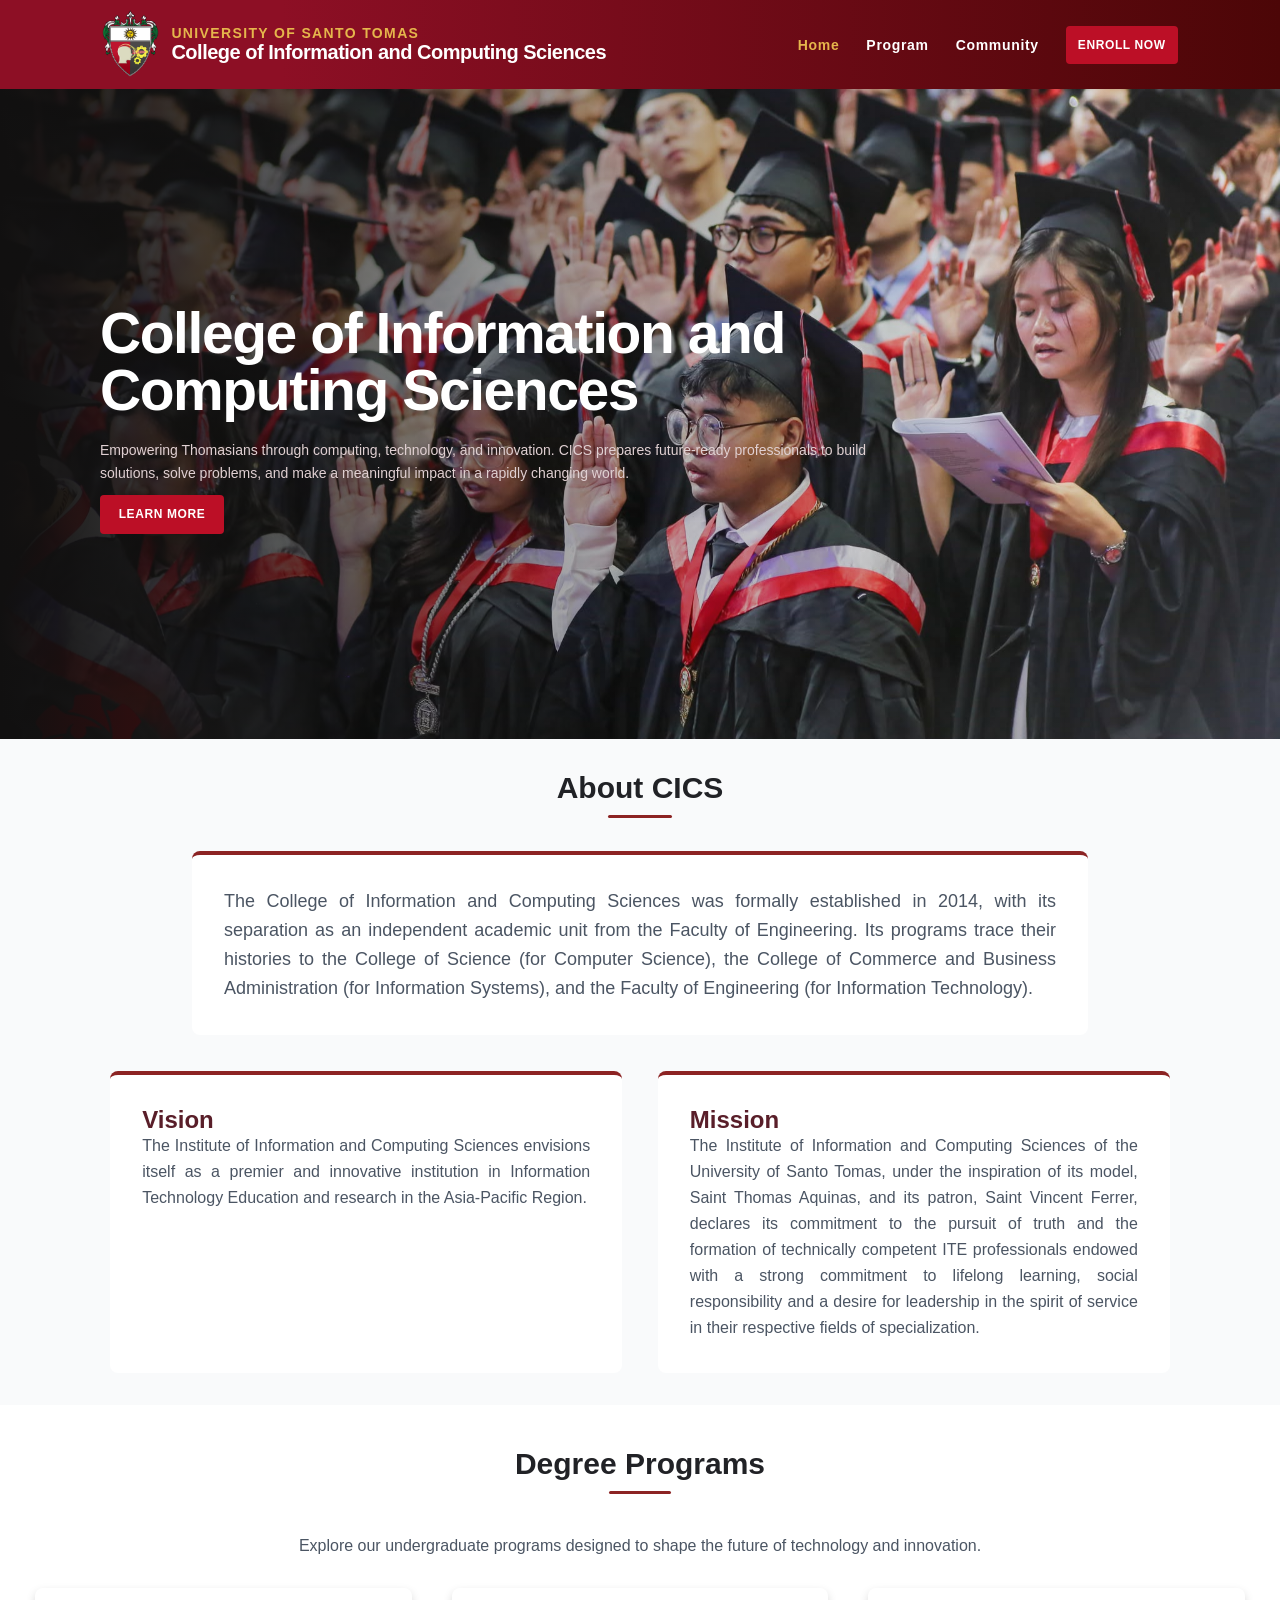
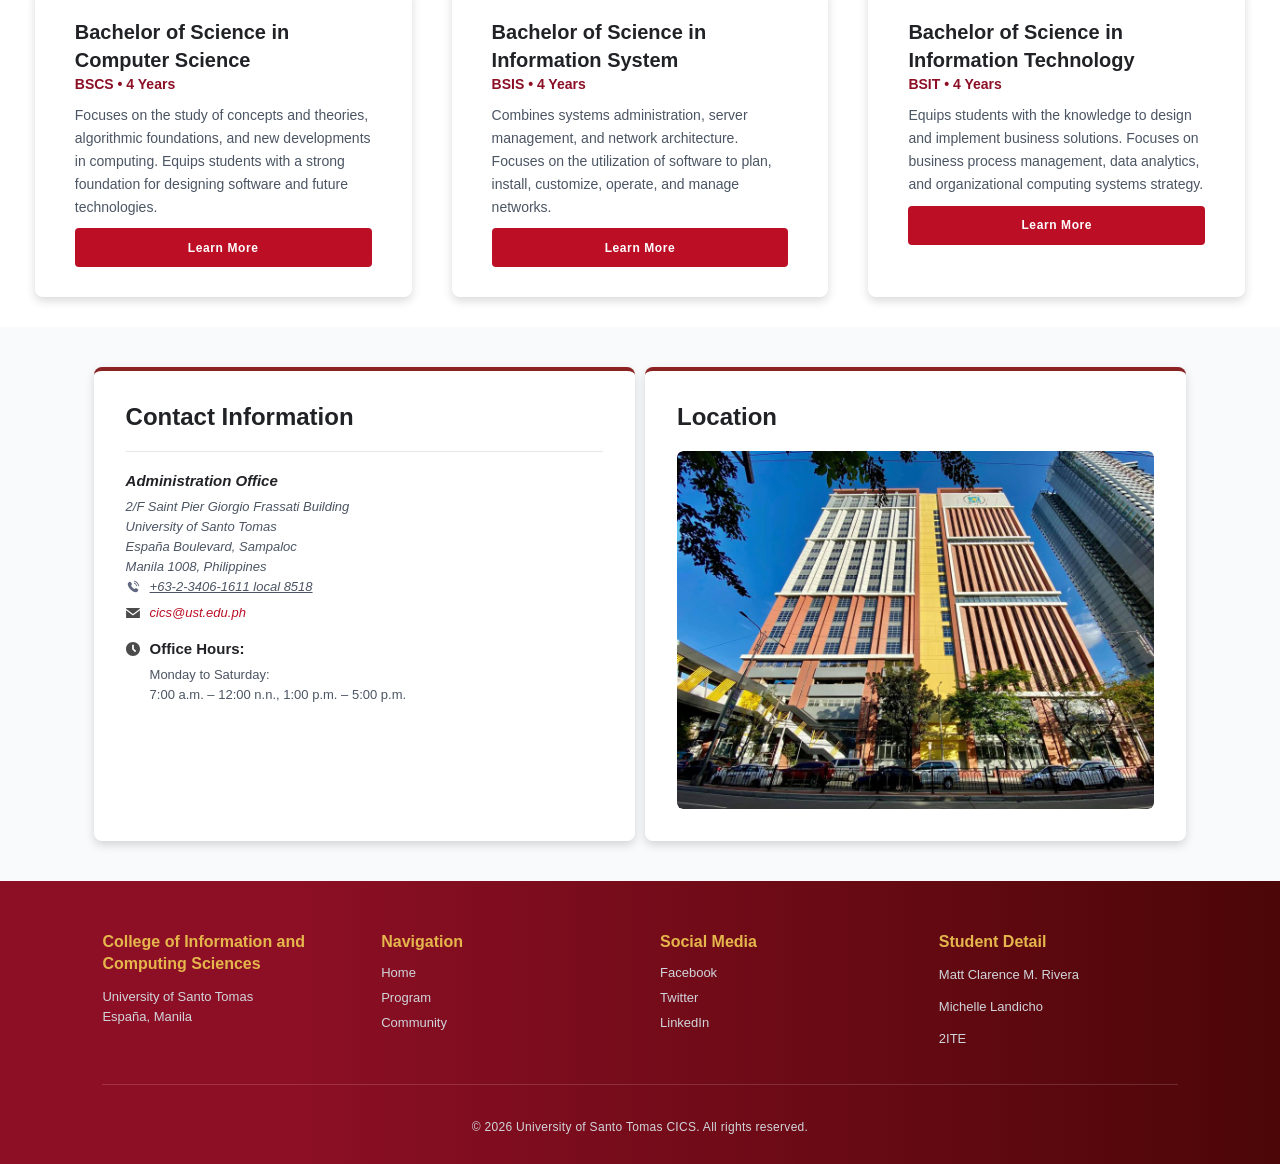
<file: index.html>
<!DOCTYPE html>
<html lang="en">
<head>
    <meta charset="UTF-8">
    <meta name="viewport" content="width=device-width, initial-scale=1.0">
    <title>UST CICS</title>
    <link rel="stylesheet" href="styles.css">
</head>
<body>
     <header class="home-header">
            <nav>
                <div id="brand-container">
                    <a href="#"><img src="images/cics-logo.png" alt="UST CICS LOGO" id="brand-logo"></a>
                    <div id="brand-text">
                        <span id="brand-subtext">UNIVERSITY OF SANTO TOMAS</span>
                        <span id="brand-maintext">College of Information and Computing Sciences</span>
                    </div>
                </div>
                
                <input type="checkbox" id="menu">
                <label for="menu" id="hamburger-icon">
                    <img src="images/icons/menu-icon.svg" alt="hamburger icon" id="menu-open">
                    <img src="images/icons/close-icon.svg" alt="close icon" id="menu-close">
                </label>

                <div id="nav-links-container">
                    <a href="#" class="nav-links active">Home</a>
                    <a href="program.html" class="nav-links">Program</a>
                    <a href="community.html" class="nav-links">Community</a>
                    <button class="btn-primary nav">ENROLL NOW</button>
                </div>

            </nav>
    </header>

    <main>
        <section id="hero-section">
            <div id="hero-content">
                <h1 id="h1-hero">College of Information and Computing Sciences</h1>
                <p id="p-hero">Empowering Thomasians through computing, technology, and innovation. CICS prepares future-ready professionals to build solutions, solve problems, and make a meaningful impact in a rapidly changing world.</p>
                <button class="btn-primary hero-btn">LEARN MORE</button>
            </div>
        </section>

        <!--=========== ABOUT SECTIONN ==============-->
        <section id="about-section">
            <div class="section-title about">
               <h2>About CICS</h2>            
                <hr>
            </div>
           
            <div class="about-card main">
                <p>The College of Information and Computing Sciences was formally established in 2014, with its separation as an independent academic unit from the Faculty of Engineering. Its programs trace their histories to the College of Science (for Computer Science), the College of Commerce and Business Administration (for Information Systems), and the Faculty of Engineering (for Information Technology).</p>
            </div>

            <div class="vision-mission-container">
                <article class="about-card vision">
                    <h4 class="card-title">Vision</h4>
                    <p>The Institute of Information and Computing Sciences envisions itself as a premier and innovative institution in Information Technology Education and research in the Asia-Pacific Region.</p>
                </article>

                <article class="about-card mission">
                    <h4 class="card-title">Mission</h4>
                    <p>The Institute of Information and Computing Sciences of the University of Santo Tomas, under the inspiration of its model, Saint Thomas Aquinas, and its patron, Saint Vincent Ferrer, declares its commitment to the pursuit of truth and the formation of technically competent ITE professionals endowed with a strong commitment to lifelong learning, social responsibility and a desire for leadership in the spirit of service in their respective fields of specialization.</p>
                </article>
            </div>
        </section>
        
        <!--=========== DEGREE SECTIONN ==============-->

        <section id="degree-section">
            <div class="section-title degree">
                 <h2>Degree Programs</h2>            
                <hr>
            </div>
           
            <p class="section-subtitle">Explore our undergraduate programs designed to shape the future of technology and innovation.</p>
                <div class="degree-card-container">
                <article class="degree-card cs">
                    <div class="degree-card-title">
                        <h5 class="degree-title">Bachelor of Science in Computer Science</h5>
                        <span class="degree-timeline">BSCS • 4 Years</span>
                    </div>
                    <p>Focuses on the study of concepts and theories, algorithmic foundations, and new developments in computing. Equips students with a strong foundation for designing software and future technologies.</p>
                    <button class="btn-primary degree-btn">Learn More</button>
                </article>

                <article class="degree-card cs">
                    <div class="degree-card-title">
                        <h5 class="degree-title">Bachelor of Science in Information System</h5>
                        <span class="degree-timeline">BSIS • 4 Years</span>
                    </div>
                    <p>Combines systems administration, server management, and network architecture. Focuses on the utilization of software to plan, install, customize, operate, and manage networks.</p>
                    <button class="btn-primary degree-btn">Learn More</button>
                </article>

                <article class="degree-card cs">
                    <div class="degree-card-title">
                        <h5 class="degree-title">Bachelor of Science in Information Technology</h5>
                        <span class="degree-timeline">BSIT • 4 Years</span>
                    </div>
                    <p>Equips students with the knowledge to design and implement business solutions. Focuses on business process management, data analytics, and organizational computing systems strategy.</p>
                    <button class="btn-primary degree-btn">Learn More</button>
                </article>
            </div>
        </section>

        <!--=========== CONTACT SECTIONN ==============-->
        <section id="contact-section">
            <div class="contact-card-container">
                <div class="contact-card">
                    <h2 class="contact-card-title">Contact Information</h2>
                    <hr class="contact-hr">
                    
                    <address class="contact-address">
                        <div class="contact-group">
                            <h4 class="contact-subtitle">Administration Office</h4>
                            <p class="contact-text">
                                2/F Saint Pier Giorgio Frassati Building<br>
                                University of Santo Tomas<br>
                                España Boulevard, Sampaloc<br>
                                Manila 1008, Philippines
                            </p>
                        </div>

                        <div class="contact-group">
                            <div class="contact-item phone">
                                <img src="images/icons/phone-icon.svg" alt="" aria-hidden="true" class="contact-icon">                            
                                <a href="tel:+63234061611" class="contact-text contact-link-plain">+63-2-3406-1611 local 8518</a>
                            </div>
                            <div class="contact-item mail">
                                <img src="images/icons/mail-icon.svg" alt="" aria-hidden="true" class="contact-icon">                            
                                <a href="mailto:cics@ust.edu.ph" class="contact-link">cics@ust.edu.ph</a>
                            </div>
                        </div>
                    </address>

                    <div class="contact-group">
                        <div class="contact-item time">
                            <img src="images/icons/clock-icon.svg" alt="clock icon" class="contact-icon">                            
                            <span class="contact-subtitle">Office Hours:</span>
                        </div>
                        <p class="contact-text contact-hours">
                            Monday to Saturday:<br>
                            7:00 a.m. – 12:00 n.n., 1:00 p.m. – 5:00 p.m.
                        </p>
                    </div>
                </div>

                <div class="contact-card">
                    <h3 class="contact-card-title">Location</h3>
                    <div class="contact-image-container">
                        <img src="images/frassati.jpg" alt="UST Frassati Building" class="contact-image">
                    </div>
                </div>
            </div>
        </section>
    </main>
    
        <!--=========== FOOTER SECTION==============-->

    <footer>
            <div class="footer-container">
                <div class="footer-content">
                    <div class="footer-col">
                        <h4 class="footer-title">College of Information and Computing Sciences</h4>
                        <address class="footer-text">
                            University of Santo Tomas<br>
                            España, Manila
                        </address>
                    </div>

                    <div class="footer-col">
                        <h4 class="footer-title">Navigation</h4>
                        <ul class="footer-links-list">
                            <li><a href="#" class="footer-link">Home</a></li>
                            <li><a href="#" class="footer-link">Program</a></li>
                            <li><a href="#" class="footer-link">Community</a></li>
                        </ul>
                    </div>

                    <div class="footer-col">
                        <h4 class="footer-title">Social Media</h4>
                        <ul class="footer-links-list">
                            <li><a href="#" class="footer-link">Facebook</a></li>
                            <li><a href="#" class="footer-link">Twitter</a></li>
                            <li><a href="#" class="footer-link">LinkedIn</a></li>
                        </ul>
                    </div>

                    <div class="footer-col">
                        <h4 class="footer-title">Student Detail</h4>
                        <p class="footer-text">Matt Clarence M. Rivera</p>
                        <p class="footer-text">Michelle Landicho</p>
                        <p class="footer-text">2ITE</p>
                    </div>
                </div>

                <hr class="footer-hr">

                <div class="footer-bottom">
                    <p class="footer-copyright">&copy; 2026 University of Santo Tomas CICS. All rights reserved.</p>
                </div>
            </div>
        </footer>
</body>
</html>
</file>
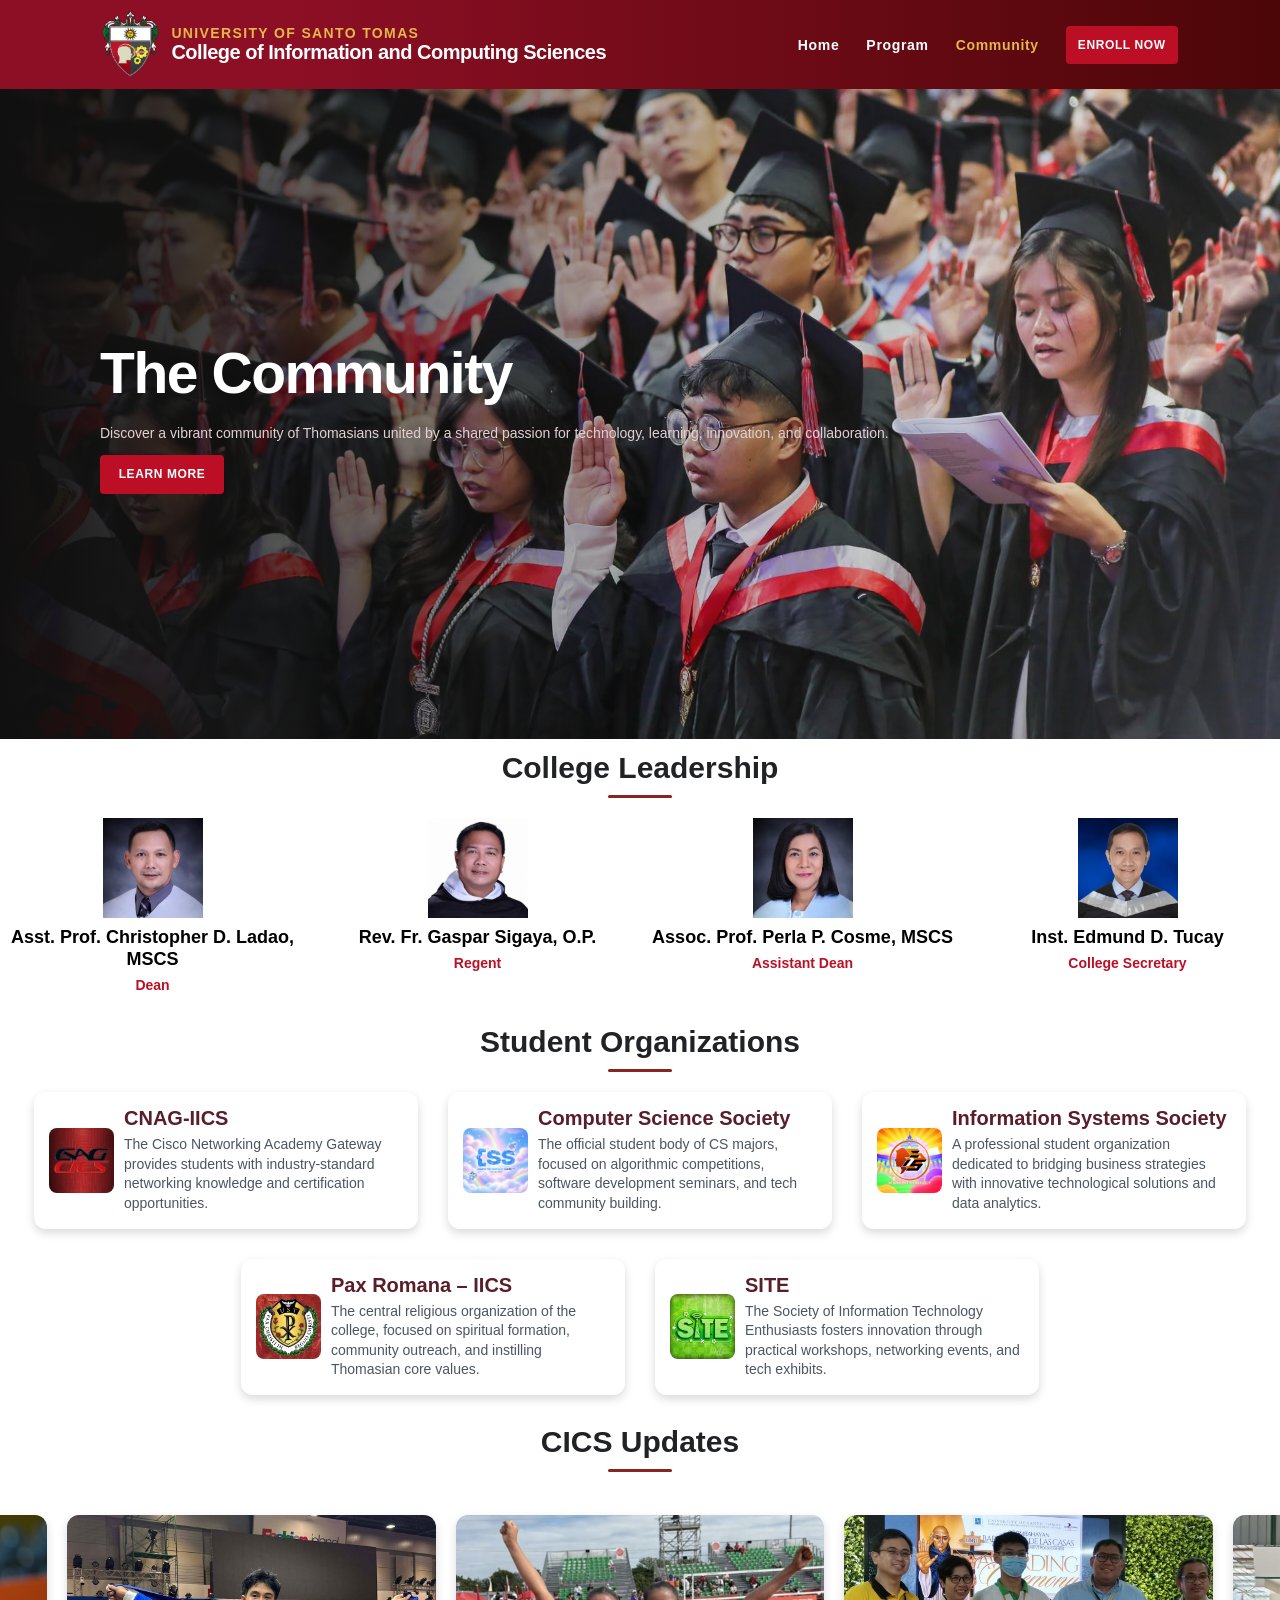
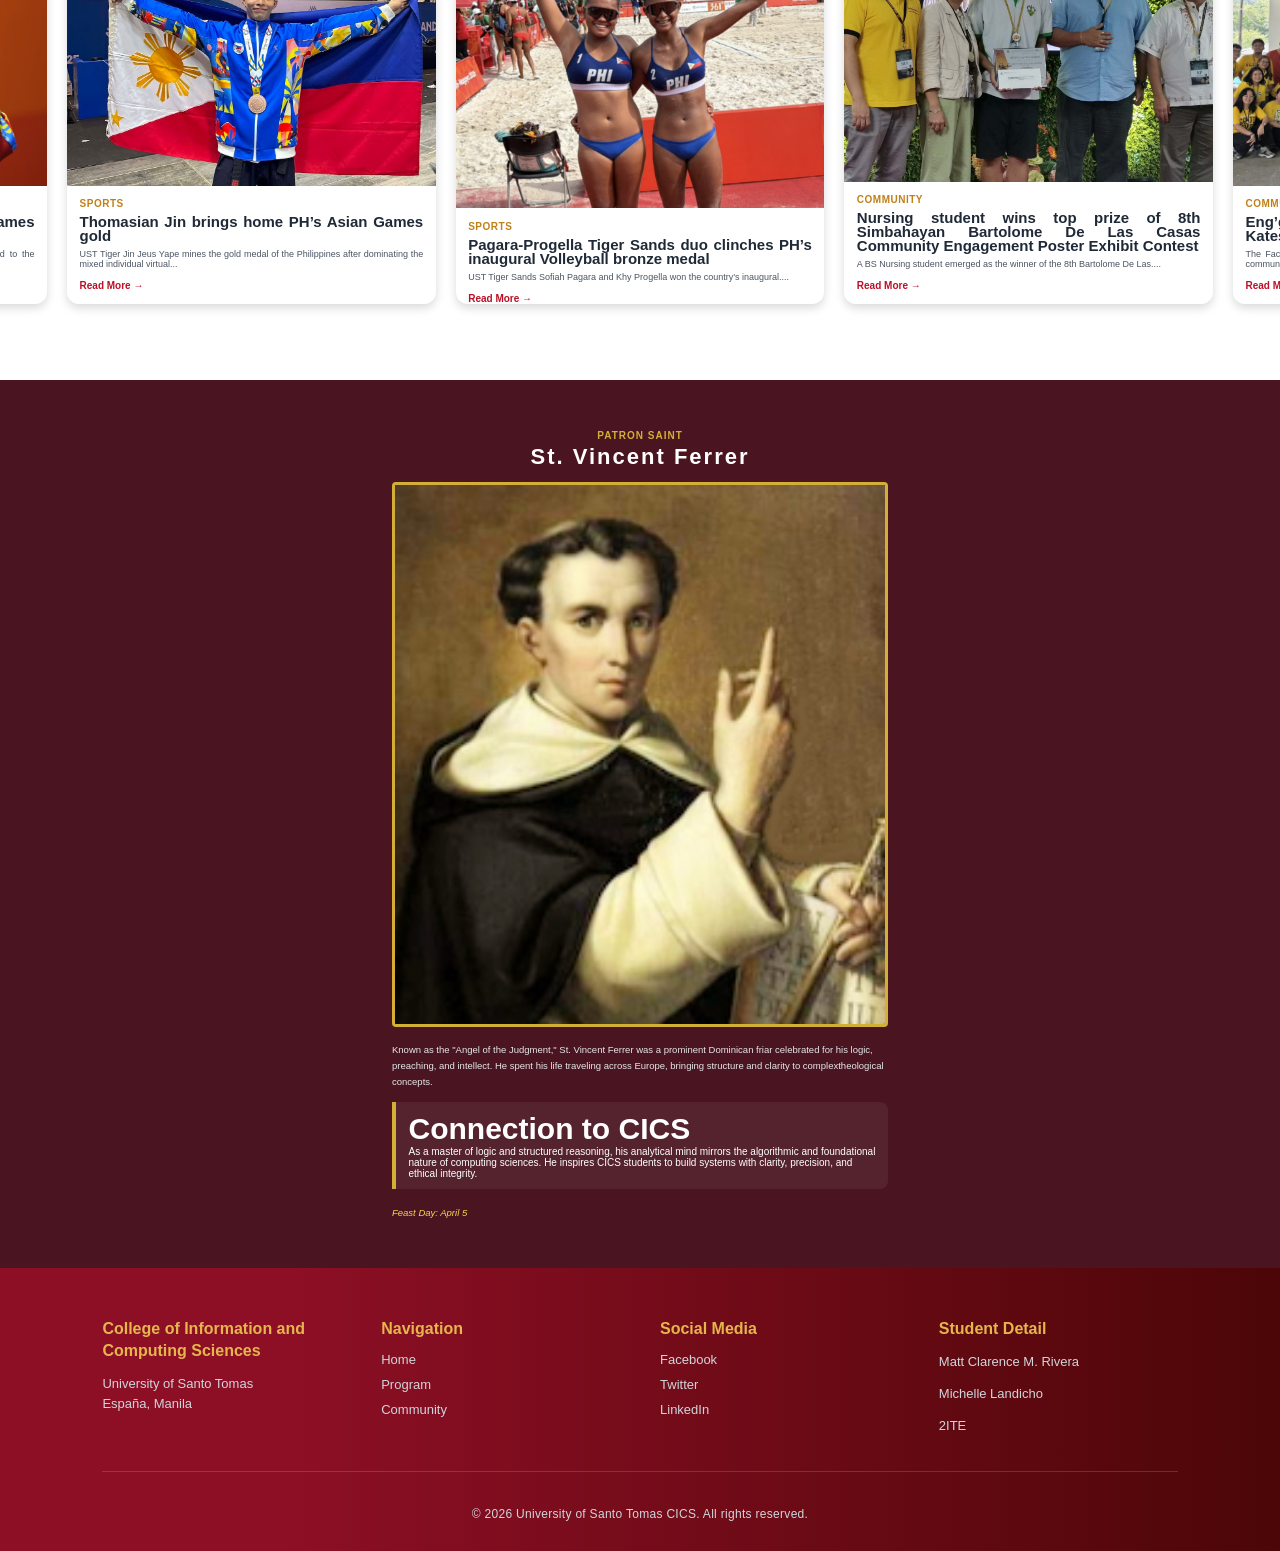
<file: community.html>
<!DOCTYPE html>
<html lang="en">
<head>
    <meta charset="UTF-8">
    <meta name="viewport" content="width=device-width, initial-scale=1.0">
    <title>UST CICS</title>
    <link rel="stylesheet" href="styles.css">
</head>
<body>
     <header class="home-header">
            <nav>
                <div id="brand-container">
                    <a href="#"><img src="images/cics-logo.png" alt="UST CICS LOGO" id="brand-logo"></a>
                    <div id="brand-text">
                        <span id="brand-subtext">UNIVERSITY OF SANTO TOMAS</span>
                        <span id="brand-maintext">College of Information and Computing Sciences</span>
                    </div>
                </div>
                
                <input type="checkbox" id="menu">
                <label for="menu" id="hamburger-icon">
                    <img src="images/icons/menu-icon.svg" alt="hamburger icon" id="menu-open">
                    <img src="images/icons/close-icon.svg" alt="close icon" id="menu-close">
                </label>

                <div id="nav-links-container">
                    <a href="index.html" class="nav-links">Home</a>
                    <a href="program.html" class="nav-links">Program</a>
                    <a href="community.html" class="nav-links active">Community</a>
                    <button class="btn-primary nav">ENROLL NOW</button>
                </div>
            </nav>
    </header>


    <main>
         <section id="hero-section">
            <div id="hero-content">
                <h1 id="h1-hero">The Community</h1>
                <p id="p-hero">Discover a vibrant community of Thomasians united by a shared passion for technology, learning, innovation, and collaboration.</p>
                <button class="btn-primary hero-btn">LEARN MORE</button>
            </div>
        </section>

        <!--=========== COLLEGE LEADERSHIP SECTION==============-->

        <section id="leadership-section">
            <div class="section-title about">
               <h2>College Leadership</h2>            
                <hr>
            </div>

            <ul class="leadership-list-container">
                <li>
                    <artilce class="leader-card">
                            <img src="images/dept/ladao.jpg" alt="Asst. Prof. Christopher D. Ladao,MSCS Photo" class="leader-img">
                            <h6 class="leader-h6">Asst. Prof. Christopher D. Ladao, MSCS</h6>
                            <p class="leader-position">Dean</p>
                    </article>
                </li>

                <li>
                    <article class="leader-card">
                            <img src="images/dept/sigaya.jpg" alt="Rev. Fr. Gaspar Sigaya, O.P. Photo" class="leader-img">
                            <h6 class="leader-h6">Rev. Fr. Gaspar Sigaya, O.P.</h6>
                            <p class="leader-position">Regent</p>
                    </article>
                </li>


                 <li>
                    <article class="leader-card">
                            <img src="images/dept/cosme.jpg" alt="Assoc. Prof. Perla P. Cosme, MSCS Photo" class="leader-img">
                            <h6 class="leader-h6">Assoc. Prof. Perla P. Cosme, MSCS</h6>
                            <p class="leader-position">Assistant Dean</p>
                    </article>
                </li>

                <li>
                    <article class="leader-card">
                            <img src="images/dept/tucay.jpg" alt="Inst. Edmund D. Tucay, MSCSPhoto" class="leader-img">
                            <h6 class="leader-h6">Inst. Edmund D. Tucay</h6>
                            <p class="leader-position">College Secretary</p>
                    </article>
                </li>
            </ul>
        </section>

        <!--=========== COLLEGE ORGANIZATION SECTION==============-->
        <section id="org-section">
            <div class="section-title about">
               <h2 id="org-title">Student Organizations</h3>            
                <hr>
            </div>

            <ul id="org-card-container" class="list">
                <li class="org-card-list">
                    <article class="org-card">
                        <div class="org-card-img-container">
                            <img src="images/orgs/cnag-logo.jpg" alt="Cisco Networking Academy Gateway Organization ORG logo" class="org-card-img">
                        </div>
                            <div class="org-card-text">
                                    <h6 class="org-card-title">CNAG-IICS</h6>
                                    <p class="org-card-description">The Cisco Networking Academy Gateway provides students with industry-standard networking knowledge and certification opportunities.</p>
                            </div>
                    </article>
                </li>

                <li class="org-card-list">
                    <article class="org-card">
                        <div class="org-card-img-container">
                            <img src="images/orgs/css-logo.jpg" alt="Computer Science Society organization logo" class="org-card-img">
                        </div>
                            <div class="org-card-text">
                                    <h6 class="org-card-title">Computer Science Society</h6>
                                    <p class="org-card-description">The official student body of CS majors, focused on algorithmic competitions, software development seminars, and tech community building.</p>
                            </div>
                    </article>
                </li>

                <li class="org-card-list">
                    <article class="org-card">
                        <div class="org-card-img-container">
                            <img src="images/orgs/iss-logo.jpg" alt="Information System Society organization logo" class="org-card-img">
                        </div>
                            <div class="org-card-text">
                                 <h6 class="org-card-title">Information Systems Society</h6>
                                <p class="org-card-description">A professional student organization dedicated to bridging business strategies with innovative technological solutions and data analytics.</p> 
                            </div>
                    </article>
                </li>

                <li class="org-card-list">
                    <article class="org-card">
                        <div class="org-card-img-container">
                            <img src="images/orgs/paxromana-logo.jpg" alt="Pax Romana CICS Unit logo" class="org-card-img">
                        </div>
                            <div class="org-card-text">
                                 <h6 class="org-card-title">Pax Romana – IICS</h6>
                                <p class="org-card-description">The central religious organization of the college, focused on spiritual formation, community outreach, and instilling Thomasian core values.</p> 
                            </div>
                    </article>
                </li>

                <li class="org-card-list">
                    <article class="org-card">
                        <div class="org-card-img-container">
                            <img src="images/orgs/site-logo.jpg" alt="Society of Information Technology Enthusiasts organization logo" class="org-card-img">
                        </div>
                            <div class="org-card-text">
                                 <h6 class="org-card-title">SITE</h6>
                                <p class="org-card-description">The Society of Information Technology Enthusiasts fosters innovation through practical workshops, networking events, and tech exhibits.</p> 
                            </div>
                    </article>
                </li>
            </ul>
        </section>

        <!--=========== CICS UPDATES SECTION==============-->

        <section id="updates-section">
            <div class="section-title about">
               <h2>CICS Updates</h2 >            
                <hr>
            </div>

            <div class="update-card-container">
                <div class="update-card-animation">
                    <div class="update-card-group">
                        <article class="update-card">
                        <img src="images/updates/sports1.png" alt="CICS Updates 1" class="update-card-img">
                        <div class="update-content">
                            <span class="update-card-category">SPORTS</span>
                            <h3 class="update-card-title">Thomasian jin cops silver in 20th Asian Games – Aichi-Nagoya 2026</h3>
                            <p class="update-card-description">In her debut, Thomasian taekwondo jin Juliana Mykhail Candelaria added to the country’s...</p>
                            <a href="#" class="update-button-link">Read More &rarr;</a>
                        </div>
                        </article>

                        <article class="update-card">
                            <img src="images/updates/sports2.png" alt="CICS Updates 1" class="update-card-img">
                            <div class="update-content">
                                <span class="update-card-category">SPORTS</span>
                                <h3 class="update-card-title">Thomasian Jin brings home PH’s Asian Games gold</h3>
                                <p class="update-card-description">UST Tiger Jin Jeus Yape mines the gold medal of the Philippines after dominating the mixed individual virtual... </p>
                                <a href="#" class="update-button-link">Read More &rarr;</a>
                            </div>
                        </article>

                        <article class="update-card">
                            <img src="images/updates/sports3.png" alt="CICS Updates 3" class="update-card-img">
                            <div class="update-content">
                                <span class="update-card-category">SPORTS</span>
                                <h3 class="update-card-title">Pagara-Progella Tiger Sands duo clinches PH’s inaugural Volleyball bronze medal</h3>
                                <p class="update-card-description">UST Tiger Sands Sofiah Pagara and Khy Progella won the country’s inaugural.... </p>
                                <a href="#" class="update-button-link">Read More &rarr;</a>
                            </div>
                        </article>

                        <article class="update-card">
                            <img src="images/updates/community1.png" alt="CICS Updates 4" class="update-card-img">
                            <div class="update-content">
                                <span class="update-card-category">COMMUNITY</span>
                                <h3 class="update-card-title">Nursing student wins top prize of 8th Simbahayan Bartolome De Las Casas Community Engagement Poster Exhibit Contest</h3>
                                <p class="update-card-description">A BS Nursing student emerged as the winner of the 8th Bartolome De Las.... </p>
                                <a href="#" class="update-button-link">Read More &rarr;</a>
                            </div>
                        </article>

                        <article class="update-card">
                            <img src="images/updates/community2.png" alt="CICS Updates 5" class="update-card-img">
                            <div class="update-content">
                                <span class="update-card-category">COMMUNITY</span>
                                <h3 class="update-card-title">Eng’g stages LIKAS: Lingkod Kabataan sa Katesismo at Kalikasan</h3>
                                <p class="update-card-description">The Faculty of Engineering staged the LIKAS: Lingkod Kabataan sa Katesismo, a community development initiative that stemmed.... </p>
                                <a href="#" class="update-button-link">Read More &rarr;</a>
                            </div>
                        </article>
                   </div>
                </div>
            </div>
        </section>


        <!--=========== PATRON SAINT SECTION==============-->

        <section id="patron-saint-section">
            <div id="saint-container">
                <div class="saint-info">
                    <header class="saint-header">
                        <span class="saint-type">PATRON SAINT</span>
                        <h2 class="saint-name">St. Vincent Ferrer</h2>
                    </header>

                    <figure class="saint-image">
                        <img src="images/patron-saint.jpg" alt="Portrait painting of St. Vincent Ferrer" class="saint-img">
                    </figure>

                    <p class="saint-description">
                        Known as the "Angel of the Judgment," St. Vincent Ferrer was a prominent
                        Dominican friar celebrated for his logic, preaching, and intellect. He spent his life traveling across Europe, bringing structure and clarity to complextheological concepts.
                    </p>

                    <aside class="saint-connection">
                        <h3 class="saint-connection-title">Connection to CICS</h3>
                        <p class="saint-connection-description">
                            As a master of logic and structured reasoning, his analytical mind mirrors the algorithmic and foundational nature of computing sciences. He inspires CICS students to build systems with clarity, precision, and ethical integrity.
                        </p>
                    </aside>

                    <p class="saint-feast">
                        Feast Day: <time datetime="04-05">April 5</time>
                    </p>
                </div>

            </div>
        </section>
    </main>

    <!--=========== FOOTER SECTION==============-->

    <footer>
            <div class="footer-container">
                <div class="footer-content">
                    <div class="footer-col">
                        <h4 class="footer-title">College of Information and Computing Sciences</h4>
                        <address class="footer-text">
                            University of Santo Tomas<br>
                            España, Manila
                        </address>
                    </div>

                    <div class="footer-col">
                        <h4 class="footer-title">Navigation</h4>
                        <ul class="footer-links-list">
                            <li><a href="#" class="footer-link">Home</a></li>
                            <li><a href="#" class="footer-link">Program</a></li>
                            <li><a href="#" class="footer-link">Community</a></li>
                        </ul>
                    </div>

                    <div class="footer-col">
                        <h4 class="footer-title">Social Media</h4>
                        <ul class="footer-links-list">
                            <li><a href="#" class="footer-link">Facebook</a></li>
                            <li><a href="#" class="footer-link">Twitter</a></li>
                            <li><a href="#" class="footer-link">LinkedIn</a></li>
                        </ul>
                    </div>

                    <div class="footer-col">
                        <h4 class="footer-title">Student Detail</h4>
                        <p class="footer-text">Matt Clarence M. Rivera</p>
                        <p class="footer-text">Michelle Landicho</p>
                        <p class="footer-text">2ITE</p>
                    </div>
                </div>

                <hr class="footer-hr">

                <div class="footer-bottom">
                    <p class="footer-copyright">&copy; 2026 University of Santo Tomas CICS. All rights reserved.</p>
                </div>
            </div>
        </footer>
</body>
</html>
</file>
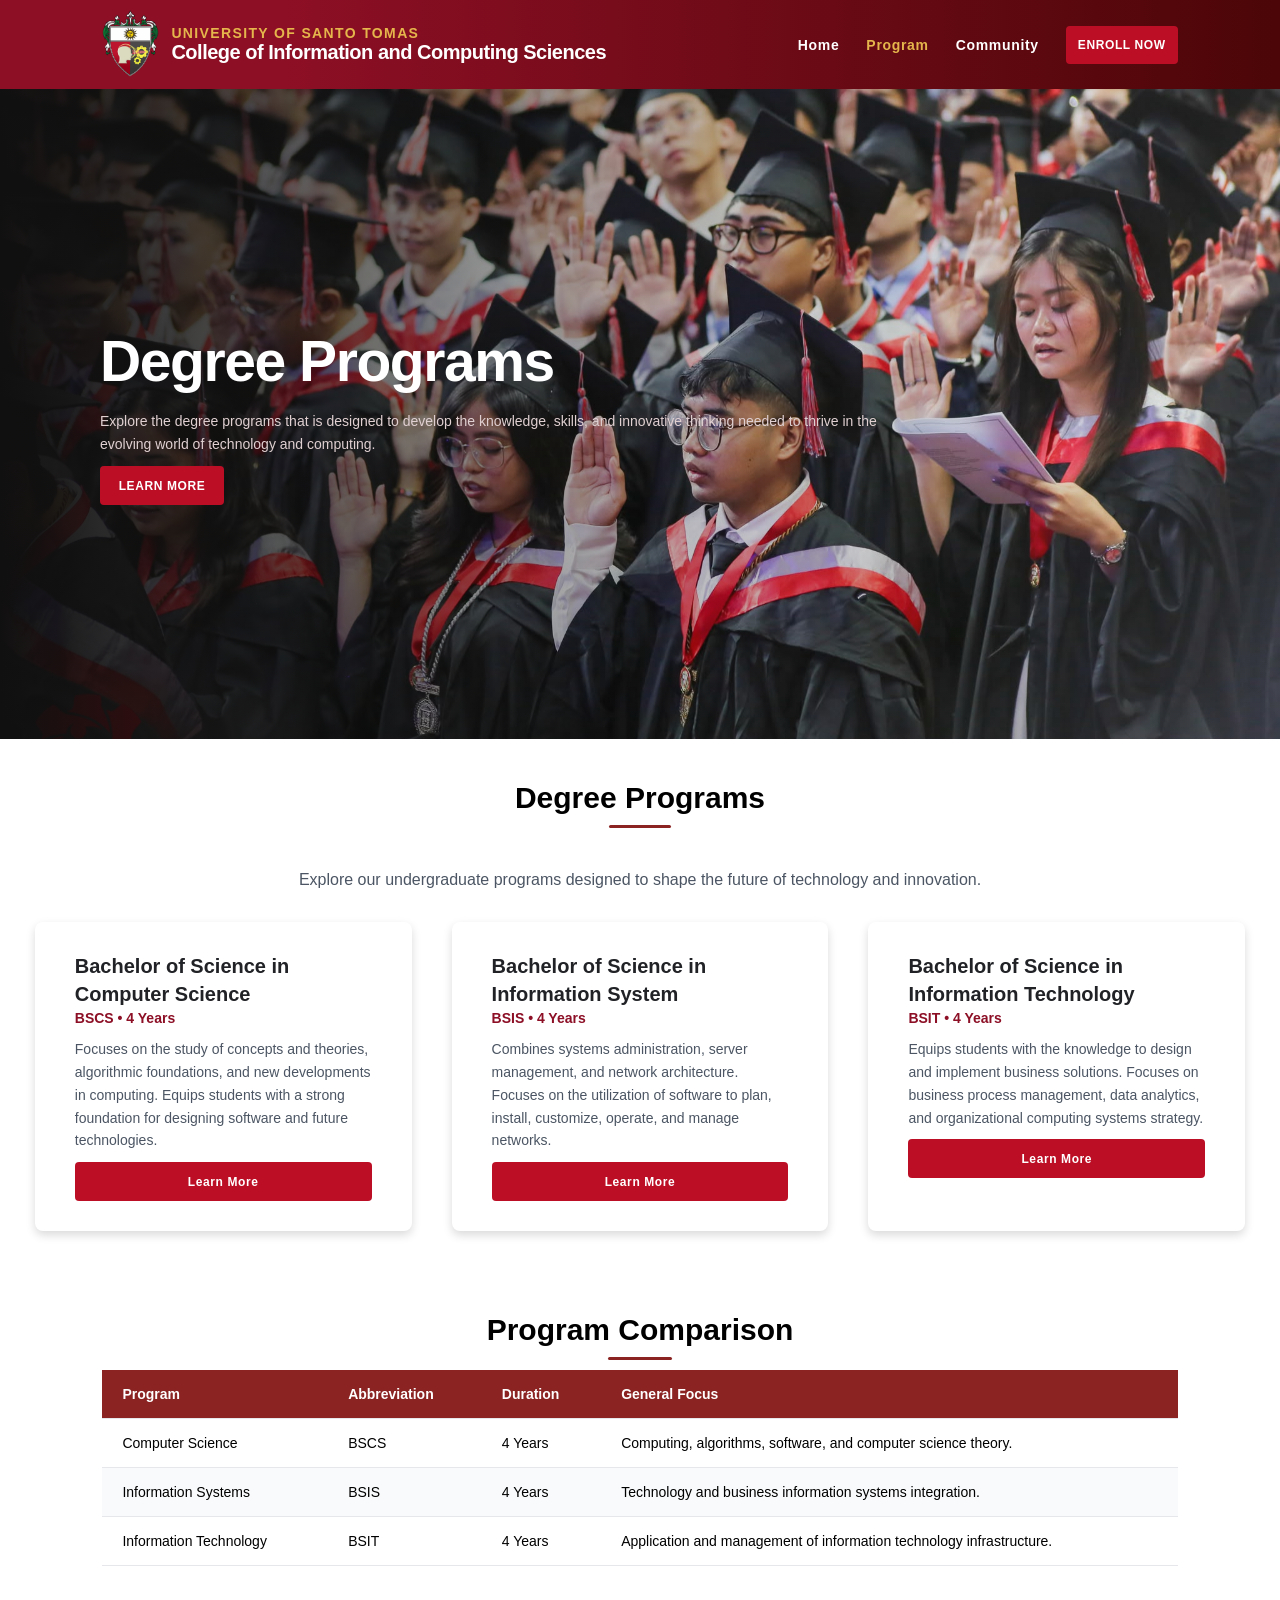
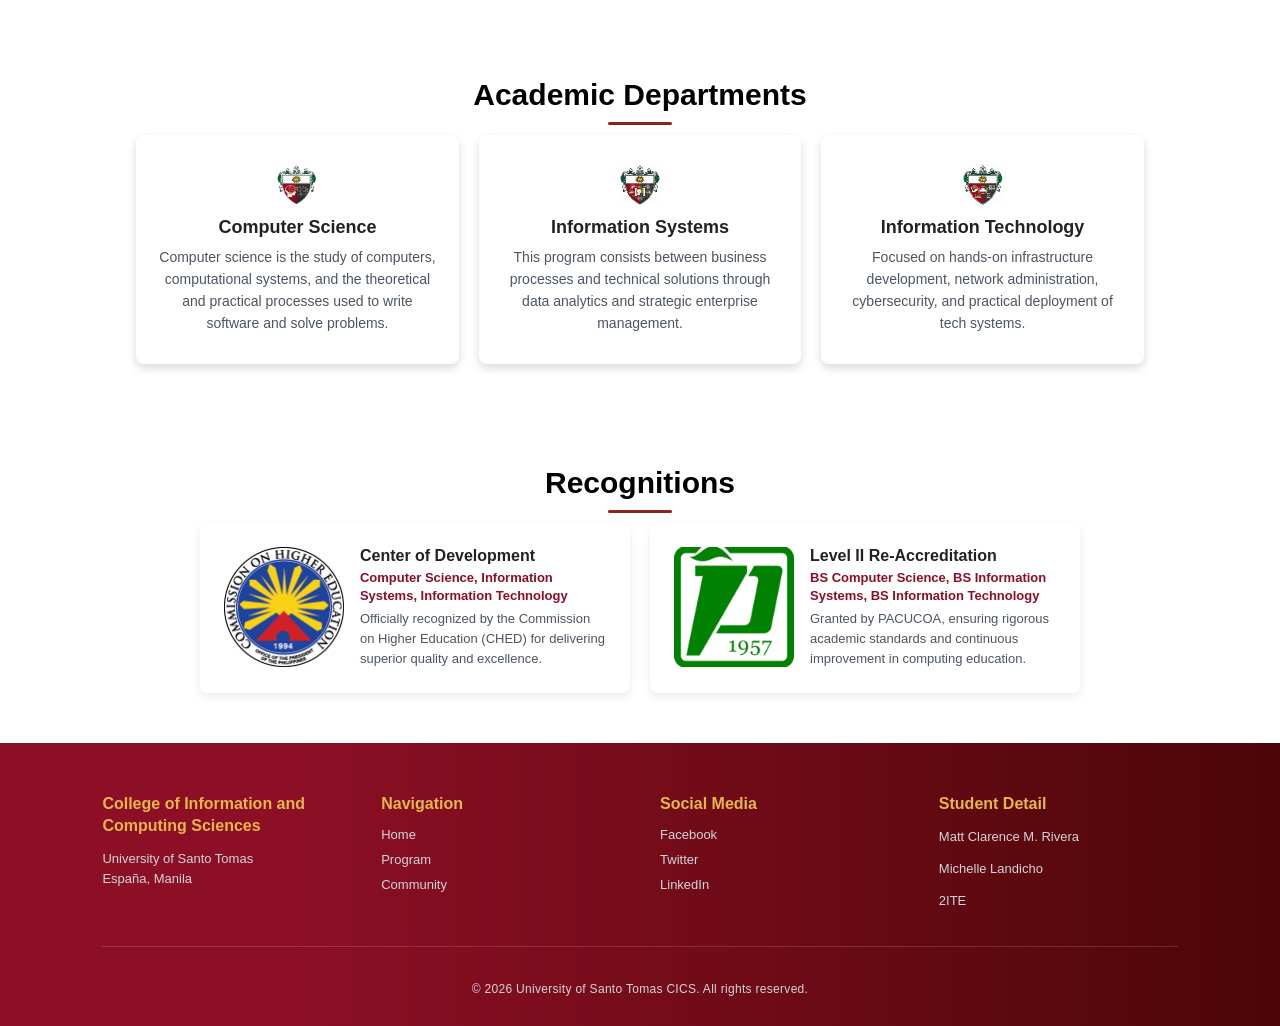
<file: program.html>
<!DOCTYPE html>
<html lang="en">
<head>
    <meta charset="UTF-8">
    <meta name="viewport" content="width=device-width, initial-scale=1.0">
    <title>UST CICS - Degree Programs</title>
    <link rel="stylesheet" href="styles.css">
</head>
<body>
    <header class="home-header">
        <nav>
            <div id="brand-container">
                <a href="index.html"><img src="images/cics-logo.png" alt="UST CICS LOGO" id="brand-logo"></a>
                <div id="brand-text">
                    <span id="brand-subtext">UNIVERSITY OF SANTO TOMAS</span>
                    <span id="brand-maintext">College of Information and Computing Sciences</span>
                </div>
            </div>

            <input type="checkbox" id="menu">
            <label for="menu" id="hamburger-icon">
                <img src="images/icons/menu-icon.svg" alt="hamburger icon" id="menu-open">
                <img src="images/icons/close-icon.svg" alt="close icon" id="menu-close">
            </label>

            <div id="nav-links-container">
                <a href="index.html" class="nav-links">Home</a>
                <a href="program.html" class="nav-links active">Program</a>
                <a href="community.html" class="nav-links">Community</a>
                <button class="btn-primary nav">ENROLL NOW</button>
            </div>
        </nav>
    </header>

    <main>
        <section id="hero-section">
            <div id="hero-content">
                <h1 id="h1-hero">Degree Programs</h1>
                <p id="p-hero">Explore the degree programs that is designed to develop the knowledge, skills, and innovative thinking needed to thrive in the evolving world of technology and computing.</p>
                <button class="btn-primary hero-btn">LEARN MORE</button>
            </div>
        </section>

        <!--===========-================================-->
        <!--=========== DEGREE SECTIONN ==============-->
        <section id="degree-section">
            <div class="section-title">
                <h3>Degree Programs</h3>
                <hr>
            </div>

            <p class="section-subtitle">Explore our undergraduate programs designed to shape the future of technology and innovation.</p>
            <div class="degree-card-container">
                <article class="degree-card cs">
                    <div class="degree-card-title">
                        <h5 class="degree-title">Bachelor of Science in Computer Science</h5>
                        <span class="degree-timeline">BSCS &bull; 4 Years</span>
                    </div>
                    <p>Focuses on the study of concepts and theories, algorithmic foundations, and new developments in computing. Equips students with a strong foundation for designing software and future technologies.</p>
                    <button class="btn-primary degree-btn">Learn More</button>
                </article>

                                <article class="degree-card is">
                    <div class="degree-card-title">
                        <h5 class="degree-title">Bachelor of Science in Information System</h5>
                        <span class="degree-timeline">BSIS &bull; 4 Years</span>
                    </div>
                    <p>Combines systems administration, server management, and network architecture. Focuses on the utilization of software to plan, install, customize, operate, and manage networks.</p>
                    <button class="btn-primary degree-btn">Learn More</button>
                </article>

                <article class="degree-card it">
                    <div class="degree-card-title">
                        <h5 class="degree-title">Bachelor of Science in Information Technology</h5>
                        <span class="degree-timeline">BSIT &bull; 4 Years</span>
                    </div>
                    <p>Equips students with the knowledge to design and implement business solutions. Focuses on business process management, data analytics, and organizational computing systems strategy.</p>
                    <button class="btn-primary degree-btn">Learn More</button>
                </article>
            </div>
        </section>

         <!--===========-================================-->
        <!--=========== PROGRAM COMPARISON SECTION ==============-->
        <section id="comparison-section">
            <div class="section-title comparison">
                <h3>Program Comparison</h3>
                <hr>
            </div>

            <div class="table-wrapper">
                <table class="comparison-table">
                    <thead>
                        <tr>
                            <th scope="col">Program</th>
                            <th scope="col">Abbreviation</th>
                            <th scope="col">Duration</th>
                            <th scope="col">General Focus</th>
                        </tr>
                    </thead>
                    <tbody>
                        <tr>
                            <td>Computer Science</td>
                            <td>BSCS</td>
                            <td>4 Years</td>
                            <td>Computing, algorithms, software, and computer science theory.</td>
                        </tr>
                        <tr>
                            <td>Information Systems</td>
                            <td>BSIS</td>
                            <td>4 Years</td>
                            <td>Technology and business information systems integration.</td>
                        </tr>
                        <tr>
                            <td>Information Technology</td>
                            <td>BSIT</td>
                            <td>4 Years</td>
                            <td>Application and management of information technology infrastructure.</td>
                        </tr>
                    </tbody>
                </table>
            </div>
        </section>

        <!--===========-================================-->
        <!--=========== ACADEMIC DEPARTMENTS SECTION ==============-->
        <section id="departments-section">
            <div class="section-title departments">
                <h3>Academic Departments</h3>
                <hr>
            </div>

            <div class="department-card-container">
                <article class="department-card">
                    <img src="images/dept/cs-icon.png" alt="Computer Science department icon" class="department-icon">
                    <h5 class="department-title">Computer Science</h5>
                    <p>Computer science is the study of computers, computational systems, and the theoretical and practical processes used to write software and solve problems.</p>
                </article>

                <article class="department-card">
                    <img src="images/dept/is-icon.png" alt="Information Systems department icon" class="department-icon">
                    <h5 class="department-title">Information Systems</h5>
                    <p>This program consists between business processes and technical solutions through data analytics and strategic enterprise management.</p>
                </article>

                <article class="department-card">
                    <img src="images/dept/it-icon.png" alt="Information Technology department icon" class="department-icon">
                    <h5 class="department-title">Information Technology</h5>
                    <p>Focused on hands-on infrastructure development, network administration, cybersecurity, and practical deployment of tech systems.</p>
                </article>
            </div>
        </section>

        <!--===========-================================-->
        <!--=========== RECOGNITIONS SECTION ==============-->
        <section id="recognitions-section">
            <div class="section-title recognitions">
                <h3>Recognitions</h3>
                <hr>
            </div>

            <div class="recognition-card-container">
                <article class="recognition-card">
                    <div class="recognition-logo-container">
                        <img src="images/recognitions/ched-logo.png" alt="Commission on Higher Education logo" class="recognition-logo">
                    </div>
                    <div class="recognition-text">
                        <h5 class="recognition-title">Center of Development</h5>
                        <p class="recognition-programs">Computer Science, Information Systems, Information Technology</p>
                        <p class="recognition-description">Officially recognized by the Commission on Higher Education (CHED) for delivering superior quality and excellence.</p>
                    </div>
                </article>

                <article class="recognition-card">
                    <div class="recognition-logo-container">
                        <img src="images/recognitions/pacucoa-logo.png" alt="PACUCOA accreditation logo" class="recognition-logo">
                    </div>
                    <div class="recognition-text">
                        <h5 class="recognition-title">Level II Re-Accreditation</h5>
                        <p class="recognition-programs">BS Computer Science, BS Information Systems, BS Information Technology</p>
                        <p class="recognition-description">Granted by PACUCOA, ensuring rigorous academic standards and continuous improvement in computing education.</p>
                    </div>
                </article>
            </div>
        </section>

    <footer>
        <div class="footer-container">
            <div class="footer-content">
                <div class="footer-col">
                    <h4 class="footer-title">College of Information and Computing Sciences</h4>
                    <address class="footer-text">
                        University of Santo Tomas<br>
                        España, Manila
                    </address>
                </div>

                <div class="footer-col">
                    <h4 class="footer-title">Navigation</h4>
                    <ul class="footer-links-list">
                        <li><a href="index.html" class="footer-link">Home</a></li>
                        <li><a href="program.html" class="footer-link">Program</a></li>
                        <li><a href="community.html" class="footer-link">Community</a></li>
                    </ul>
                </div>

                <div class="footer-col">
                    <h4 class="footer-title">Social Media</h4>
                    <ul class="footer-links-list">
                        <li><a href="#" class="footer-link">Facebook</a></li>
                        <li><a href="#" class="footer-link">Twitter</a></li>
                        <li><a href="#" class="footer-link">LinkedIn</a></li>
                    </ul>
                </div>

                <div class="footer-col">
                    <h4 class="footer-title">Student Detail</h4>
                    <p class="footer-text">Matt Clarence M. Rivera</p>
                    <p class="footer-text">Michelle Landicho</p>
                    <p class="footer-text">2ITE</p>
                </div>
            </div>

            <hr class="footer-hr">

            <div class="footer-bottom">
                <p class="footer-copyright">&copy; 2026 University of Santo Tomas CICS. All rights reserved.</p>
            </div>
        </div>
    </footer>
</body>
</html>
</file>
<file: styles.css>
*{
    box-sizing: border-box;
    margin: 0;
    padding: 0;
}
html{
    font-size: 62.5%;
}
:root{
    --main-font: 'Inter', sans-serif;
    --box-shadow: 0px 4px 10px rgba(0, 0, 0, 0.15);
    --box-shadow-hover: 0px 10px 30px rgba(0, 0, 0, 0.1);
    --btn-main-color: #BC0F26;
}
body{
    min-width: 320px;
    font-family: var(--main-font);
}

.home-header{
    width: 100%;
    background: linear-gradient(to right, #8D0F25 22%, #4C0607 100%);
    padding: 1rem 0;
    position: sticky;    
    top: 0;
    left: 0;
    z-index: 1000;
}
nav{
    width: 100%;
    display: flex;
    flex-direction: row;
    padding: 0 8%;
    justify-content: space-between;
    align-items: center;
    gap: 4rem;
    position: relative;
}

#brand-container{
    display: flex;
    flex-direction: row;
    align-items: center;
    gap: 1.2rem;
}
#brand-logo{
    width: 57px;
    height: auto;
}

#brand-subtext{
    font-family: var(--main-font);
    font-size: 1.4rem;
    color: #E5B64C;
    font-weight: 700;
    letter-spacing: 1.36px;
}
#brand-maintext{
    font-family: var(--main-font);
    font-size: 2rem;
    color: #FFF;
    font-weight: 700;
    letter-spacing: -0.49px;
}
#brand-text{
    display: flex;
    flex-direction: column;
}
#nav-links-container{
    display: flex;
    justify-content: space-between;
    align-items: center;
    gap: 2.7rem;
}

.nav-links{
    color: white;
    font-family: var(--main-font);
    font-size: 1.4rem;
    letter-spacing: 0.68px;
    text-decoration: none;
    font-weight: 700;
}
.active{
    color: #E5B64C;
}
.nav-links:hover{
    color: #E5B64C;
}

.btn-primary{
    width: 12.4rem;
    height: 3.9rem;
    border: none;
    border-radius: 4px;
    background-color: #BC0F26;
    color: white;
    font-size: 1.2rem;
    letter-spacing: 0.6px;
    font-weight: 700;
    white-space: nowrap;
    transition: background-color 0.2s ease;
}
.btn-primary.nav{
    padding: 1.2rem;
    width: 100%;
    height: auto;
}
.btn-primary:hover{
    background-color: #5A1E2A;
}

#menu, #hamburger-icon{
    display: none;
}

#menu-open{
    filter: brightness(0) invert(1);
}
#menu-close{
    filter: brightness(0) invert(1);

}
#nav-overlay{
    display: none;
}
/* HERO SECTION */
#hero-section{
    width: 100%;
    min-height: calc(80vh - 7rem);    
    background: linear-gradient(to right, #111010, #1614144b, #ececec1a), url('images/cics-graduates.jpg');
    padding-top: 7rem;
    padding-bottom: 7rem;
    background-position: center;
    background-size: cover;
    display: flex;
    align-items: center;
}

#hero-content{
    width: 70%;
    display: flex;
    padding: 0 0 0 10rem;
    flex-direction: column;
    font-family: var(--main-font);
}

#h1-hero{
    color: #FFF;
    letter-spacing: -1.43px;
    line-height: 5.7rem;
    font-size: 5.7rem;
    font-weight: 700;
    margin: 1rem 0;
}

#p-hero{
    color: #E0D0D2;
    font-weight: 500;
    line-height: 2.3rem;
    font-size: 1.4rem;
    margin: 1rem 0;
}


                                /* ABOUT SECTION */
#about-section{
    width: 100%;
    min-height: 400px;
    display: flex;
    flex-direction: column;
    background-color: #F9FAFB;
    display: flex;
    padding: 2rem 0rem;
    justify-content: center;
    align-items: center;
    font-family: var(--main-font);
    gap: 1rem;
}

h2{
    font-family: var(--main-font);
    color: #212226;
    font-size: 3rem;    
    font-weight: 600;
}

hr{
    background-color: #8C2323;
    width: 5%;
    height: 0.3rem;
    border-radius: 5px;
    border: none;
}

.section-title{
    margin-top: 1.2rem;
    width: 100%;
    display: flex;
    flex-direction: column;
    align-items: center;
    gap: 1rem;
}
.about-card{
    height: auto;
    background-color: white;
    border-top: 4px solid #8C2323;
    border-radius: 8px;
    margin: 1%;
    padding: 3.2rem;
    color: #4B5563;
    text-align: justify;
}

.about-card.main{
    width: 70%;
    font-size: 1.8rem;
    line-height: 2.9rem;
}
.vision-mission-container{
    display: flex;
    flex-wrap: wrap;
    flex-direction: row;
    justify-content: center;
    gap: 1rem;
}

.card-title{
    color: #591E29;
    font-size: 2.4rem;
}
.about-card.mission, .about-card.vision{
    width: 40%;
    font-size: 1.6rem;
    line-height: 2.6rem;
}

/*DEGREE SECTIONNN*/

#degree-section{
    margin: 2rem 0;
    width: 100%;
    height: auto;
    display: flex;
    flex-direction: column;
    justify-content: center;
    align-items: center;
    gap: 2rem;
    padding: 1rem 1.2rem;
}

.degree-card-container{
    display: flex;
    flex-wrap: wrap;
    flex-direction: row;
    justify-content: center;
    width: 100%;
    height: auto;
    gap: 4rem;
}

article.degree-card{
    width: 30%;
    height: auto;
    padding: 3rem 4rem;
    box-shadow: var(--box-shadow);
    border-radius: 8px; 
    display: flex;
    flex-direction: column;
    align-items: flex-start;
    gap: 1rem;
}
.degree-title{
    font-family: var(--main-font);
    font-size: 2rem;
    line-height: 28px;
    font-weight: 700;
    color: #212226;
}

.degree-timeline{
    font-family: var(--main-font);
    font-weight: 700;
    font-size: 14px;
    line-height: 20px;
    color: #8C0F26;
}

.degree-card > p{
    font-family: var(--main-font);
    color: #4B5563;
    font-size: 14px;
    line-height: 22.8px;
}

.section-subtitle{
    font-family: var(--main-font);
    color: #4B5563;
    font-size: 1.6rem;
    line-height: 2.4rem;
    padding: 1rem 3rem;

}

.degree-btn{
    width: 100%;
}

                                /*CONTACT SECTION*/
#contact-section{
    width: 100%;
    background-color: #F9FAFB;
    padding: 4rem 0;
    display: flex;
    justify-content: center;
    align-items: center;
    font-family: var(--main-font);
}
.contact-card-container{
    width: 100%;
    display: flex;
    flex-wrap: wrap;
    flex-direction: row;
    justify-content: center;
    padding: 0 3%;
    gap: 1rem;
}
.contact-card{
    width: 45%;
    background-color: white;
    border-top: 0.4rem solid #8C2323;
    border-radius: 0.8rem;
    padding: 3.2rem;
    box-shadow: var(--box-shadow);
    display: flex;
    flex-direction: column;
    gap: 2rem;
}

.contact-card-title{
    color: #212226;
    font-size: 2.4rem;
    font-weight: 700;
}

.contact-hr{
    width: 100%;
    height: 0.1rem;
    background-color: #E5E7EB;
    border-radius: 0;
}

.contact-group{
    display: flex;
    flex-direction: column;
    gap: 0.8rem;
}

.contact-subtitle{
    color: #212226;
    font-size: 1.5rem;
    font-weight: 700;
}

.contact-text{
    color: #4B5563;
    font-size: 1.3rem;
    line-height: 2rem;
}

.contact-item{
    display: flex;
    flex-direction: row;
    align-items: center;
    gap: 1rem;
}

.contact-icon {
    width: 1.4rem;
    height: 1.4rem;
    min-width: 1.4rem;
    object-fit: contain;
    display: inline-block;
    opacity: 0.7;
}

.contact-icon{
    font-size: 1.4rem;
    color: #4B5563;
}

.contact-link{
    color: #BC0F26;
    font-size: 1.3rem;
    text-decoration: none;
    font-weight: 500;
}

.contact-link:hover{
    text-decoration: underline;
}

.contact-hours{
    padding-left: 2.4rem;
}

.contact-image-container{
    width: 100%;
    height: 100%;
    border-radius: 0.6rem;
    overflow: hidden;
}

.contact-image{
    width: 100%;
    height: 100%;
    min-height: 260px;
    object-fit: cover;
    display: block;
    border-radius: 0.6rem;
}
                                /*LEADERSHIP SECTION*/
.leadership-section {
    width: 100%;
    display: flex;
    flex-direction: column;
    align-items: center;
    padding: 0 5%;
}

.leadership-list-container {
    width: 100%;
    display: grid;
    grid-template-columns: repeat(4, 1fr);
    list-style: none;
    gap: 2rem;
    padding: 0;
    margin: 2rem 0;
    box-sizing: border-box;
}

.leader-card {
    padding: 2rem;
    width: 100%;
    text-align: center;
    box-sizing: border-box;
}
.list{
    list-style: none;
}
.leader-card {
    margin: 0;
    padding: 0;
    display: flex;
    flex-direction: column;
    align-items: center;
    font-family: var(--main-font, sans-serif);
    gap: 0.75rem;
    transition: transform 0.3s ease-in;

}

.leader-img {
    width: 10rem;
    height: 10rem;
    object-fit: cover;
    display: block;

}
.leader-card:hover{
    transform: scale(1.03);
}
.leader-h6{
    font-size: 1.8rem;
    font-weight: 700;
    line-height: 2.2rem;
} 
.leader-position{
    color: #BC0F26;
    font-size:1.4rem;
    font-weight: 600;
}
                                /*ORGANIZATION SECTION*/                      
#org-section {
    width: 100%;
    margin: 2rem auto;
    display: flex;
    flex-direction: column;
}

#org-card-container {
    display: flex;
    flex-wrap: wrap;
    justify-content: center;
    list-style: none;
    gap: 3rem;
    margin-top: 1rem;
   
}
.org-card-list {
    width: 30%;
    background: #ffffff;
    box-shadow: var(--box-shadow);
    border-radius: 12px;
    transition: transform 0.3s ease-in, box-shadow 0.3s ease-in;
}
.org-card-list:hover{
    transform: translateY(-3px);
    box-shadow: var(--box-shadow-hover);
}
.org-card {
    display: flex;
    flex-direction: row;
    justify-content: center;
    align-items: center;
    gap: 1rem;
    padding: 1.5rem;
    font-family: var(--main-font, sans-serif);
}
.org-card-img-container {
    width: 65px;
    height: 65px;
    flex-shrink: 0;
}

.org-card-img {
    width: 100%;
    height: 100%;
    border-radius: 8px;
    object-fit: cover;
}
.org-card-text {
    display: flex;
    flex-direction: column;
    gap: 5px;
}
.org-card-title {
    font-size: 2rem;
    color: #591E29;
}
.org-card-description{
    font-size: 1.4rem;
    color: #4B5563;
    line-height: 1.4;
}
                                /*CICS Updates*/
#updates-section {
    width: 100%;
    min-height: 250px;
    margin: 3rem auto;
}
.update-card-container{
    margin-top: 2rem;
    width:100%;
    overflow-x: hidden;
    padding: 1% 2%;
}
.update-card-group {
    display: flex;
    justify-content: center;
    gap: 2rem;
    flex-wrap: nowrap;
}
.update-card{
    width: 30%;
    height: 90%;
    display: flex;
    flex-direction: column;
    flex-shrink: 0;
    overflow-x: hidden;
    margin-top: 1rem;
    border-radius: 12px;
    box-shadow: var(--box-shadow);
    transition: transform 0.3s ease-in, box-shadow 0.3s ease-in;
}
.update-card:hover{
    transform: translateY(-3px);
    box-shadow: var(--box-shadow-hover);
}
.update-card-img {
    width: 100%;
    height: 300px;
    object-fit: cover;
}
.update-content {
    padding: 1.25rem;
    display: flex;
    flex-direction: column;
    gap: 0.6rem;
    text-align: justify;
}
.update-card-category {
    color: #C08018;
    font-size: 1rem;
    font-weight: 700;
    letter-spacing: 0.5px;
    text-transform: uppercase;
}
.update-card-title {
    color: #1F2937;
    font-size: 1.5rem;
    font-weight: bold;
    line-height: 1.4rem;
    margin: 0;
}
.update-card-description {
    font-size: 0.9rem;
    color: #4B5563;
    line-height: 1rem;
}
.update-button-link{
    color: #BC0F26;
    font-size: 1rem;
    font-weight: 600;
    text-decoration: none;
    margin-top: 0.5rem;
    transition: color 0.2s ease;
}
.update-button-link:hover{
    color: #8C2323;
}
.update-card-animation{
    display: flex;
    flex-wrap: nowrap;
    flex-direction: row;
    gap: 2rem;
    animation: scroll-left 20s linear infinite;
}
@keyframes scroll-left {
    from {
        transform: translateX(0%);
    }
    to {
        transform: translateX(-50%);
    }
}
                                /*PATRON SAINT SECTION */
#patron-saint-section {
    width: 100%;
    background-color: #4A1521;
    color: #ffffff;
    padding: 5rem 2rem;
    display: flex;
    justify-content: center;
    align-items: center;
}
#saint-container {
    width: 50%;
    display: flex;
    justify-content: center;
    gap: 3rem;
}
.saint-header{
    display: flex;
    flex-direction: column;
    justify-content: center;
    align-items: center;
}
.saint-info {
    width: 80%;
    display: flex;
    flex-direction: column;
    justify-content: center;
    gap: 1.25rem;
}
.saint-type {
    font-size: 1rem;
    font-weight: bold;
    letter-spacing: 0.1rem;
    color: #D4AF37; 
}
.saint-name {
    color: #ffffff;
    font-size: 2.2rem;
    font-weight: bold;
    margin: 0.3rem 0 0 0;
    line-height: 1.2;
    letter-spacing: 0.2rem;
}
.saint-description {
    font-size: 0.95rem;
    line-height: 1.6rem;
    color: #E5E7EB;
}
.saint-connection {
    background: rgba(255, 255, 255, 0.06);
    border-left: 4px solid #D4AF37;
    padding: 1rem 1.25rem;
    border-radius: 0 8px 8px 0;
}
.connection-title {
    font-size: 1rem;
    font-weight: 700;
    color: #D4AF37;
    margin: 0 0 0.5rem 0;
}   
.connection-text {
    font-size: 0.9rem;
    line-height: 1.5;
    color: #D1D5DB;
    margin: 0;
}
.saint-feast {
    font-size: 0.95rem;
    font-style: italic;
    color: #FCD34D;
    margin-top: 0.5rem;
}
.saint-figure {
    display: flex;
    justify-content: center;
    align-items: center;
    flex-shrink: 0;
}
.saint-img {
    width: 100%;
    height: auto;
    object-fit: cover;
    border-radius: 4px;
    border: 3px solid #D4AF37;
}


                                /*COMPARISON TABLE*/
.table-wrapper{
    width: 100%;
    overflow-x: auto;
    padding: 0 8%;
}

.comparison-table{
    width: 100%;
    border-collapse: collapse;
    font-family: var(--main-font);
    min-width: 600px;
}

.comparison-table th,
.comparison-table td{
    text-align: left;
    padding: 1.6rem 2rem;
    font-size: 1.4rem;
    border-bottom: 1px solid #E5E7EB;
}

.comparison-table th{
    background-color: #8C2323;
    color: white;
    font-weight: 700;
}

.comparison-table tbody tr:nth-child(even){
    background-color: #F9FAFB;
}

                                /*SECTION SPACING*/
#comparison-section{
    padding: 4rem 0;
}

#departments-section{
    padding: 4rem 0;
}

#recognitions-section{
    padding: 4rem 0;
}

.section-title{
    margin-bottom: 1rem;
}

.table-wrapper{
    margin-bottom: 2rem;
}

                                /*DEPARTMENTS SECTION*/
.department-card-container{
    width: 100%;
    display: flex;
    flex-direction: row;
    justify-content: center;
    gap: 2rem;
    padding: 0 8%;
}

.department-card{
    width: 30%;
    text-align: center;
    padding: 3rem 2rem;
    box-shadow: 0px 4px 10px rgba(0, 0, 0, 0.15);
    border-radius: 8px;
    font-family: var(--main-font);
}

.department-icon{
    width: 4rem;
    height: 4rem;
    margin-bottom: 1rem;
}

.department-title{
    font-size: 1.8rem;
    font-weight: 700;
    color: #212226;
    margin-bottom: 0.8rem;
}

.department-card > p{
    font-size: 1.4rem;
    line-height: 2.2rem;
    color: #4B5563;
}

.department-card-container,
.recognition-card-container{
    margin: 1rem 0;
}

                                /*RECOGNITIONS SECTION*/
.recognition-card-container{
    width: 100%;
    display: flex;
    flex-wrap: wrap;
    flex-direction: row;
    justify-content: center;
    gap: 2rem;
    padding: 0 8%;
}

.recognition-card{
    width: 40%;
    display: flex;
    flex-direction: row;
    align-items: flex-start;
    gap: 1.6rem;
    padding: 2.4rem;
    background-color: white;
    border-radius: 8px;
    box-shadow: 0px 4px 10px rgba(0, 0, 0, 0.08);
    font-family: var(--main-font);
}

.recognition-logo-container{
    width: 12rem;
    height: 12rem;
    flex-shrink: 0;
}

.recognition-logo{
    width: 100%;
    height: 100%;
    object-fit: contain;
}

.recognition-text{
    display: flex;
    flex-direction: column;
    gap: 0.4rem;
}

.recognition-title{
    font-size: 1.6rem;
    font-weight: 700;
    color: #212226;
}

.recognition-programs{
    font-size: 1.3rem;
    font-weight: 700;
    color: #8C0F26;
    line-height: 1.8rem;
}

.recognition-description{
    font-size: 1.3rem;
    line-height: 2rem;
    color: #4B5563;
}

                                /*FOOTER*/
footer{
    width: 100%;
    background: linear-gradient(to right, #8D0F25 22%, #4C0607 100%);
    padding: 5rem 0 3rem;
    font-family: var(--main-font);
}

.footer-container{
    width: 100%;
    margin: 0 auto;
    padding: 0 8%;
    display: flex;
    flex-direction: column;
    gap: 3.5rem;
}

.footer-content{
    display: flex;
    flex-direction: row;
    justify-content: space-between;
    align-items: flex-start;
    gap: 4rem;
}

.footer-col{
    flex: 1;
    display: flex;
    flex-direction: column;
    gap: 1.2rem;
}

.footer-title{
    color: #E5B64C;
    font-size: 1.6rem;
    font-weight: 700;
    line-height: 2.2rem;
}

.footer-text{
    color: #D1D5DB;
    font-size: 1.3rem;
    line-height: 2rem;
    font-style: normal;
}

.footer-links-list{
    list-style: none;
    display: flex;
    flex-direction: column;
    gap: 1rem;
}

.footer-link{
    color: #D1D5DB;
    font-size: 1.3rem;
    text-decoration: none;
    transition: color 0.2s ease;
}

.footer-link:hover{
    color: #E5B64C;
}

.footer-hr{
    width: 100%;
    height: 1px;
    background-color: rgba(255, 255, 255, 0.15);
    border: none;
    border-radius: 0;
}

.footer-bottom{
    width: 100%;
    text-align: center;
}

.footer-copyright{
    color: #D1D5DB;
    font-size: 1.2rem;
    letter-spacing: 0.3px;
}
@media (max-width: 880px) {
    nav {
        width: 100%;
        padding: 0.8rem 5%;
        position: relative; 
    }
    
    nav > img {
        width: 3.8rem;
        height: auto;
    }

    #brand-subtext {
        font-size: 1.2rem;
        letter-spacing: 0.5px;
    }
    #brand-maintext {
        font-size: 1.8rem;
    }

    #menu {
        display: none;
    }

    #hamburger-icon {
        display: flex;
        align-items: center;
        justify-content: center;
        margin-left: auto;
        cursor: pointer;
        z-index: 1001;
    }

    #hamburger-icon img {
        width: 2.2rem;
        height: auto;
    }

    #menu-open {
        display: block;
    }
    #menu-close {
        display: none;
    }
    /*remove the ham when input is checked */
    #menu:checked ~ #hamburger-icon #menu-open {
        display: none;
    }
    /*displays the x button*/
    #menu:checked ~ #hamburger-icon #menu-close {
        width: 1.5rem;
        margin-right: 0.5rem;
        display: block;
    }

    #nav-links-container {
        display: none; 
        position: absolute;
        top: 100%;
        left: 0;
        width: 100%;
        background-color: #ffffff; 
        flex-direction: column;
        align-items: flex-start; 
        padding: 2rem 4rem;
    }

    .nav-links {
        width: 100%;
        color: #5A0A14; 
        font-family: var(--main-font);
        font-size: 1.3rem;
        font-weight: 700;
        text-decoration: none;
        padding: 0.3rem 0;
        border-bottom: 1px solid #F0F0F0; 
        text-align: left; 
        transition: color 0.2s ease;
    }
    .nav-links:hover{
        color: #E5B64C;
    }
    .active{
        color: #E5B64C;
    }
    
    #nav-button {
        width: 100%;
        height: 3.9rem;
    }
    .nav{
        font-size: 1rem;
    }
    #menu:checked ~ #nav-links-container {
        display: flex;
    }
    
                                        /*HERO SECTION*/
    #hero-section{
        width: 100%;
        min-height: calc(50vh - 2rem);
        background: linear-gradient(to right, #111010, #161414c5, #ececec1a), url('images/cics-graduates.jpg');
        background-position:center ;
        background-size: cover;
        padding-top: 2rem;
        display: flex;
        align-items: center;
    }

    #hero-content{
        width: 90%;
        display: flex;
        padding: 0 0 0 4rem;
        flex-direction: column;
        font-family: var(--main-font);
    }

    #h1-hero{
        color: #FFF;
        letter-spacing: -0.5px;
        line-height: 3.7rem;
        font-size: 4rem;
        font-weight: 700;
        margin: 0.3rem 0;
    }

    #p-hero{
        color: #E0D0D2;
        font-weight: 400;
        line-height: 1.5rem;
        font-size: 1.2rem;  
    }

    .hero-btn{
        width: 11rem;
        height: 3rem;
        font-size: 1.1rem;
    }
                                            /*     ABOUT     */
    .vision-mission-container{
        display: flex;
        flex-direction: column;
        align-items: center;
    }
    h2{
        font-size: 2.4rem;
    }

   .card-title{
        font-size: 2rem;
    }

    .about-card.main{
        width: 90%;
        font-size: 1.4rem;
        line-height: 2rem;
    }

    .about-card.mission, .about-card.vision{
        width: 90%;
        padding: 3rem 3rem 5rem;
        font-size: 1.5rem;
        line-height: 2rem;
    }

                                    /*    DEGREE SECTION   */
    .section-subtitle{
        font-size: 1.4rem;
        line-height: 2rem;
        text-align: center;
    }

    .degree-card-container{
        align-items: center;
    }

    article.degree-card{
        width: 90%;
        align-items: center;
    }

    .degree-timeline{
        display: none;
    }
    .degree-title{
        font-size: 1.6rem;
        text-align: center;
        line-height: 2rem;
    }
    .degree-card > p{
        font-size: 1.3rem;
        line-height: 1.7rem;
        text-align: center;
    }
                                /*     CONTACT SECTION     */
    #contact-section{
        padding: 3rem 0;
    }

    .contact-card-container{
        padding: 0 5%;
        gap: 2rem;
    }

    .contact-card{
        width: 100%;
        padding: 2.5rem 2rem;
    }

    .contact-card-title{
        font-size: 2rem;
    }

    .contact-image{
        min-height: 220px;
    }

                                     /*     FOOTER     */

    footer{
        padding: 4rem 0 2.5rem;
    }

    .footer-container{
        padding: 0 5%;
        gap: 2.5rem;
    }

    .footer-content{
        flex-direction: column;
        align-items: flex-start;
        gap: 2.5rem;
    }

    .footer-col{
        width: 100%;
        gap: 1rem;
    }

    .footer-title{
        font-size: 1.5rem;
    }

    .footer-copyright{
        font-size: 1.1rem;
    }
                                            /*LEADERSHIP SECTION*/
    .leadership-list-container {
        grid-template-columns: repeat(2, 1fr);
        gap: 1.5rem;
        max-width: 620px;       
        margin: 2rem auto;
        padding: 0 1rem;       
    }

    .leader-card {
        width: 100%;
        height: 100%;
        border-radius: 4px;
        box-shadow: var(--box-shadow);
        padding: 1rem 2rem;
        display: flex;
        flex-direction: column;
        align-items: center;
    }

    figcaption > h6 {
        font-size: 1rem;
        line-height: 1.25rem;
        margin: 0.25rem 0;
    }
    figcaption > p {
        font-size: 0.9rem;
        line-height: 1.2;
        margin: 0;
    }
                                            /*ORGANIZATION SECTION*/
    .org-card-list {
        width: 100%;
        margin: 0 2rem;
}
    #org-card-container {   
        gap: 1.5rem;
    }
    .org-card-img-container {
        width: 4rem;
        height: 4rem;
        flex-shrink: 0;
    }
    .org-card-title {
        font-size: 1.3rem;
        color: #591E29;
    }
    .org-card-description{
        font-size: 1rem;
        color: #4B5563;
        line-height: 1rem;
    }
                                            /*CICS UPDATES*/
    .update-card-container{
        padding: 0 10%;
    }
    .update-card-animation{
        animation: none;
    }
    .update-card-group{
        display: flex;
        flex-direction: column;
        align-items: center;
        width: 100%;
        padding: 0;
    }
    .update-card{
        width: 100%;         
        max-width: 500px;
        height: 300px;
    }
    .update-card-img {
        width: 100%;
        height: 400px;
    }
    .update-content {
        padding: 0.5rem 0.9rem;  
        gap: 0.6rem;
    }
    .update-card-category {
        font-size: 1.3rem;
        font-weight: 700;
        letter-spacing: 0.2px;
    }
    .update-card-title {
        font-size: 1.5rem;
        line-height: 1.5rem;
        letter-spacing: 0.2px;
    }
    .update-card-description {
        font-size: 0.9rem;
        line-height: 0.9rem;
    }
    .update-button-link{
        font-size: 1rem;
        margin-top: 0;
    }
                                            /*PATRON SAINT SECTION*/
    #patron-saint-section {
        width: 100%;
        padding: 2rem 1rem;
    }
    #saint-container {
        width: 90%;
        display: flex;
        justify-content: center;
        gap: 3rem;
    }
    .saint-header{
        text-align: center;
    }
    .saint-info {
       text-align: justify;
    }
    .saint-type {
        font-size: 1.3rem;
    }
    .saint-name {
        font-size: 2.3rem;
        margin: 0.5rem 0 0 0;
        line-height: 1.8rem;
        letter-spacing: 0.1rem;
    }
    .saint-description {
        font-size: 1rem;
        line-height: 1rem;
        color: #E5E7EB;
    }
    .saint-connection-title {
        font-size: 1.2rem;
        font-weight: 700;
    }   
    .saint-connection-text {
        font-size: 0.8rem;
        line-height: 1.5;     
    }
    .saint-feast {
        font-size: 0.7rem;
    }
      .table-wrapper{
        padding: 0 5%;
    }

    .department-card-container{
        flex-direction: column;
        align-items: center;
        padding: 0 5%;
    }

    .department-card{
        width: 90%;
    }

    .recognition-card-container{
        flex-direction: column;
        align-items: center;
        padding: 0 5%;
    }

        /*RECOGNITIONS SECTION*/
    .recognition-card-container{
        padding: 0 5%;
    }

    .recognition-card{
        width: 100%;
        flex-direction: column;
        align-items: center;
        text-align: center;
    }

    .recognition-text{
        align-items: center;
    }
    
        /*SECTION SPACING*/
    #comparison-section,
    #departments-section,
    #recognitions-section{
        padding: 2.5rem 0;
    }
}

h3{
    font-family: var(--main-font);
    font-size: 3rem;    
    font-weight: 600;


}
</file>
